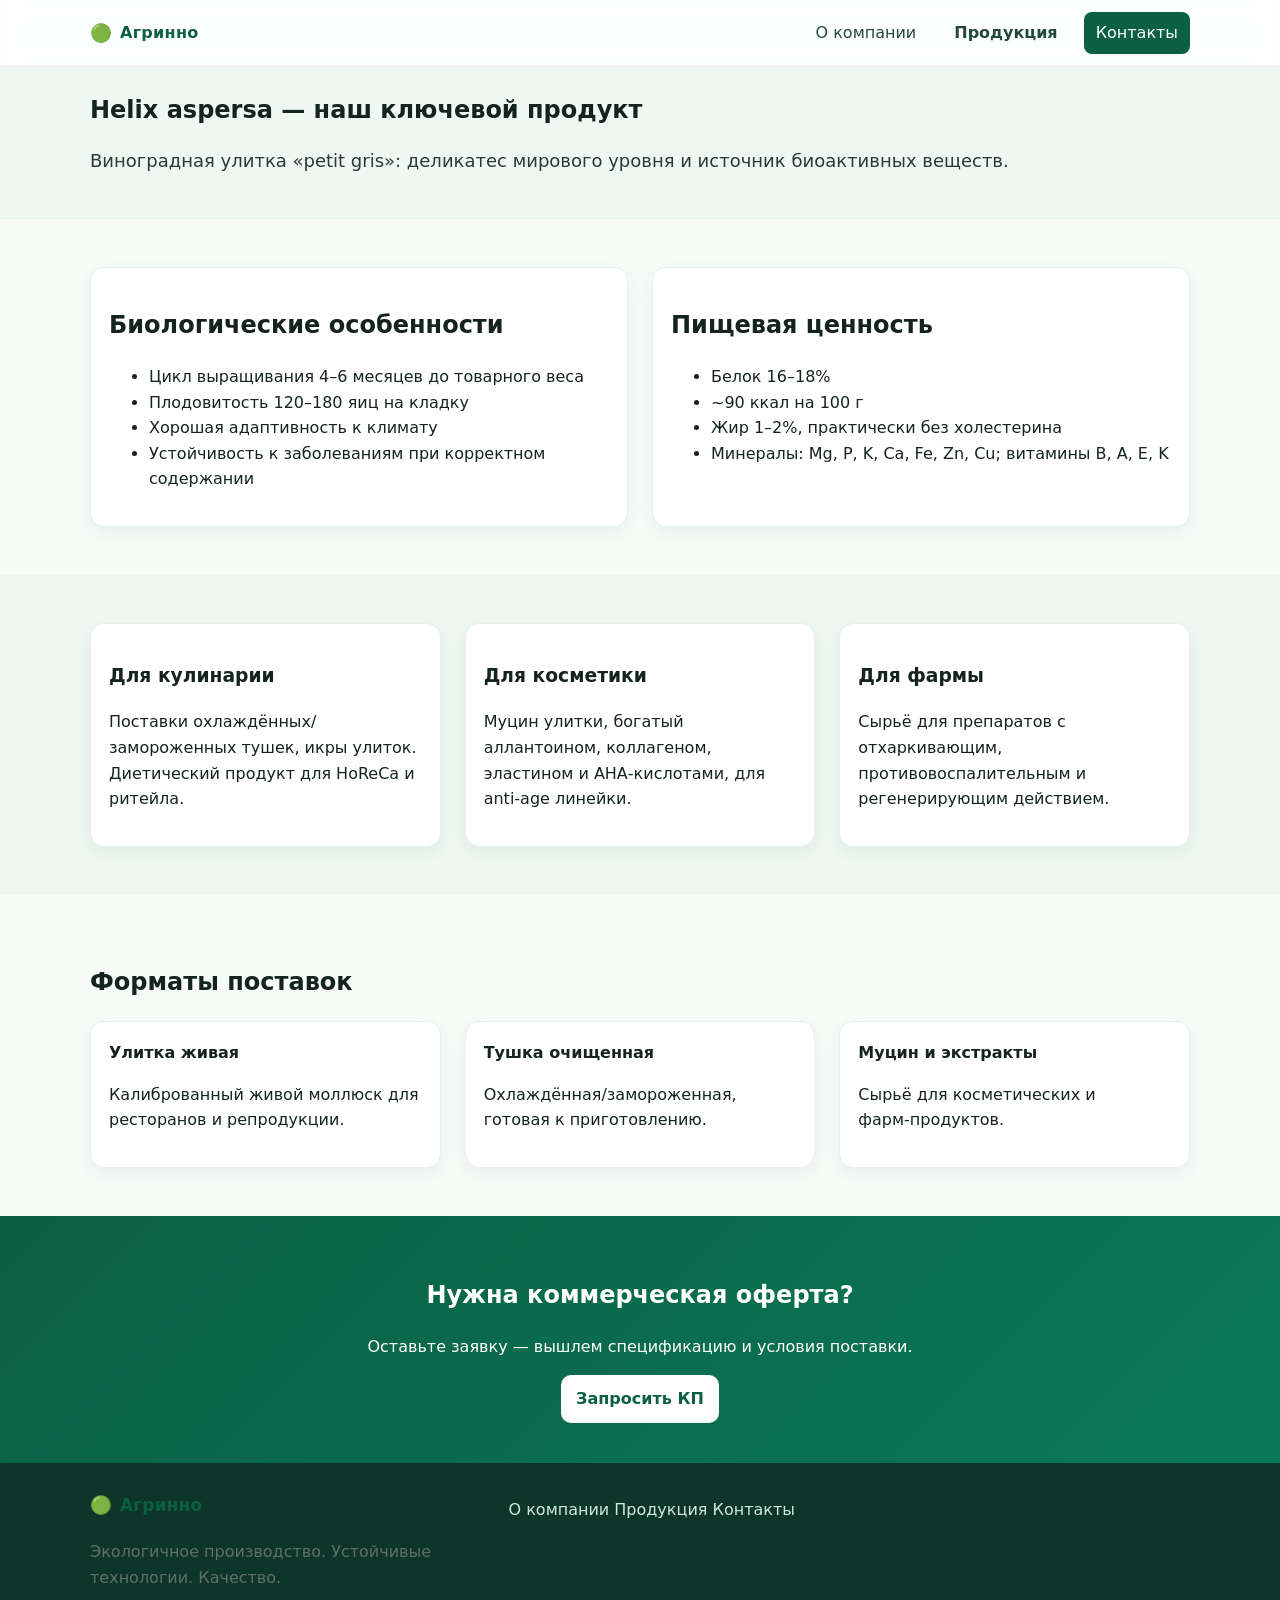
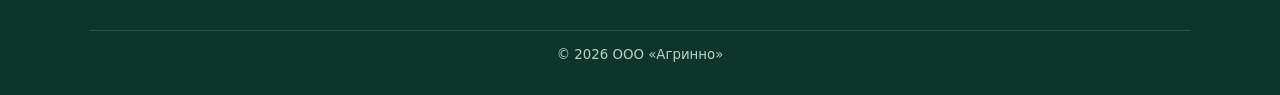
<file: products.html>
<!doctype html>
<html lang="ru">
<head>
  <meta charset="utf-8" />
  <meta name="viewport" content="width=device-width, initial-scale=1" />
  <title>Продукция — ООО «Агринно»</title>
  <meta name="description" content="Helix aspersa — пищевая ценность, особенности разведения, сферы применения: кулинария, косметология, фармацевтика." />
  <link rel="preload" href="styles.css" as="style" />
  <link rel="stylesheet" href="styles.css" />
  <link rel="icon" href="assets/img/favicon.png" />
  <script src="script.js" defer></script>
</head>
<body>
  <header class="site-header">
    <div class="container header-inner">
      <a class="logo" href="index.html"><span class="logo-mark">🟢</span><span class="logo-text">Агринно</span></a>
      <button class="nav-toggle" aria-label="Открыть меню" aria-expanded="false">☰</button>
      <nav class="site-nav" aria-label="Главное меню">
        <a class="nav-link" href="index.html">О компании</a>
        <a class="nav-link active" href="products.html">Продукция</a>
        <a class="nav-link cta" href="contacts.html">Контакты</a>
      </nav>
    </div>
  </header>

  <main>
    <section class="page-hero">
      <div class="container">
        <h1>Helix aspersa — наш ключевой продукт</h1>
        <p class="lead">Виноградная улитка «petit gris»: деликатес мирового уровня и источник биоактивных веществ.</p>
      </div>
    </section>

    <section class="section">
      <div class="container grid two">
        <div class="card">
          <h2>Биологические особенности</h2>
          <ul>
            <li>Цикл выращивания 4–6 месяцев до товарного веса</li>
            <li>Плодовитость 120–180 яиц на кладку</li>
            <li>Хорошая адаптивность к климату</li>
            <li>Устойчивость к заболеваниям при корректном содержании</li>
          </ul>
        </div>
        <div class="card">
          <h2>Пищевая ценность</h2>
          <ul>
            <li>Белок 16–18%</li>
            <li>~90 ккал на 100 г</li>
            <li>Жир 1–2%, практически без холестерина</li>
            <li>Минералы: Mg, P, K, Ca, Fe, Zn, Cu; витамины B, A, E, K</li>
          </ul>
        </div>
      </div>
    </section>

    <section class="section alt">
      <div class="container grid three">
        <div class="card">
          <h3>Для кулинарии</h3>
          <p>Поставки охлаждённых/замороженных тушек, икры улиток. Диетический продукт для HoReCa и ритейла.</p>
        </div>
        <div class="card">
          <h3>Для косметики</h3>
          <p>Муцин улитки, богатый аллантоином, коллагеном, эластином и AHA‑кислотами, для anti‑age линейки.</p>
        </div>
        <div class="card">
          <h3>Для фармы</h3>
          <p>Сырьё для препаратов с отхаркивающим, противовоспалительным и регенерирующим действием.</p>
        </div>
      </div>
    </section>

    <section class="section">
      <div class="container">
        <h2>Форматы поставок</h2>
        <div class="grid three">
          <div class="card product">
            <h4>Улитка живая</h4>
            <p>Калиброванный живой моллюск для ресторанов и репродукции.</p>
          </div>
          <div class="card product">
            <h4>Тушка очищенная</h4>
            <p>Охлаждённая/замороженная, готовая к приготовлению.</p>
          </div>
          <div class="card product">
            <h4>Муцин и экстракты</h4>
            <p>Сырьё для косметических и фарм‑продуктов.</p>
          </div>
        </div>
      </div>
    </section>

    <section class="cta">
      <div class="container cta-inner">
        <h2>Нужна коммерческая оферта?</h2>
        <p>Оставьте заявку — вышлем спецификацию и условия поставки.</p>
        <a class="btn inverse" href="contacts.html">Запросить КП</a>
      </div>
    </section>
  </main>

  <footer class="site-footer">
    <div class="container footer-grid">
      <div>
        <div class="logo footer-logo"><span class="logo-mark">🟢</span><span class="logo-text">Агринно</span></div>
        <p class="muted">Экологичное производство. Устойчивые технологии. Качество.</p>
      </div>
      <nav class="footer-nav" aria-label="Навигация в подвале">
        <a href="index.html">О компании</a>
        <a href="products.html">Продукция</a>
        <a href="contacts.html">Контакты</a>
      </nav>
      <div class="footer-copy">
        <small>© <span id="year"></span> ООО «Агринно»</small>
      </div>
    </div>
  </footer>
</body>
</html>
</file>
<file: styles.css>
/* ====== Reset & base ====== */
* { box-sizing: border-box; }
html, body { margin: 0; padding: 0; }
html { color-scheme: light dark; }
body {
  font-family: system-ui, -apple-system, Segoe UI, Roboto, Ubuntu, Cantarell, Noto Sans, Arial, "Apple Color Emoji", "Segoe UI Emoji";
  line-height: 1.6;
  color: #15231f;
  background: #f6fbf8;
}
img { max-width: 100%; display: block; }
.container { width: min(1100px, 92%); margin: 0 auto; }
.muted { color: #5f6f69; }
.lead { font-size: 1.125rem; color: #2a3a35; }

/* ====== Header & nav ====== */
.site-header {
  position: sticky; top: 0; z-index: 10;
  background: rgba(255,255,255,0.8); backdrop-filter: blur(8px);
  border-bottom: 1px solid #e6efe9;
}
.header-inner { display: flex; align-items: center; justify-content: space-between; padding: 12px 0; }
.logo { display: inline-flex; align-items: center; gap: 8px; font-weight: 700; color: #0b5f43; text-decoration: none; }
.logo-mark { font-size: 1.1rem; }
.logo-text { letter-spacing: 0.3px; }

.nav-toggle { display: none; background: none; border: none; font-size: 1.3rem; }
.site-nav { display: flex; gap: 14px; }
.site-nav a { color: #23493e; text-decoration: none; padding: 8px 12px; border-radius: 8px; }
.site-nav a:hover { background: #e9f5ef; }
.nav-link.active { font-weight: 700; }
.nav-link.cta { background: #0b5f43; color: #fff; }
.nav-link.cta:hover { background: #0a533b; }

/* ====== Hero ====== */
.hero {
  position: relative; isolation: isolate;
  background: linear-gradient(135deg, #e8fff3 0%, #f6fbf8 100%);
}
.hero-inner { display: grid; grid-template-columns: 1.1fr 0.9fr; gap: 28px; align-items: center; padding: 56px 0; }
.hero-content h1 { margin: 0 0 10px; font-size: clamp(28px, 4vw, 42px); line-height: 1.15; color: #0f2f26; }
.hero-content p { margin: 0 0 20px; }
.hero-actions { display: flex; gap: 12px; }
.hero-art { height: 280px; border-radius: 16px; background: url('assets/img/hero.jpg') center/cover no-repeat, linear-gradient(135deg, #d8f5e8, #f0fff7); box-shadow: 0 10px 30px rgba(23,93,63,0.15); }

/* ====== Sections ====== */
.section { padding: 48px 0; }
.section.alt { background: #eef7f2; }
.grid.two { display: grid; grid-template-columns: 1fr 1fr; gap: 24px; }
.grid.three { display: grid; grid-template-columns: repeat(3, 1fr); gap: 24px; }
.card { background: #fff; border: 1px solid #e6efe9; border-radius: 14px; padding: 18px; box-shadow: 0 6px 18px rgba(9,60,43,0.06); }
.card.highlight { border-color: #bfe8d4; background: #f4fbf7; }
.checklist { padding-left: 18px; }
.checklist li { margin: 6px 0; }

/* ====== CTA ====== */
.cta { background: linear-gradient(135deg, #0b5f43, #0a7a58); color: #fff; }
.cta-inner { padding: 40px 0; text-align: center; }
.cta .btn.inverse { background: #fff; color: #0b5f43; }

/* ====== Footer ====== */
.site-footer { background: #0e352a; color: #d8f1e6; }
.footer-grid { display: grid; grid-template-columns: 1.2fr 1fr 1fr; gap: 24px; padding: 28px 0; }
.footer-nav a { display: inline-block; color: #cfe8dd; text-decoration: none; margin: 6px 0; }
.footer-nav a:hover { color: #fff; }
.footer-logo { font-size: 1.05rem; margin-bottom: 4px; }
.footer-copy { grid-column: 1 / -1; border-top: 1px solid rgba(255,255,255,0.12); padding-top: 10px; text-align: center; color: #b8d3c9; }

/* ====== Buttons ====== */
.btn { display: inline-flex; align-items: center; justify-content: center; gap: 8px; padding: 10px 14px; border-radius: 10px; text-decoration: none; font-weight: 600; border: 1px solid transparent; transition: transform .05s ease, background .2s ease; }
.btn:hover { transform: translateY(-1px); }
.btn.primary { background: #0b5f43; color: #fff; }
.btn.primary:hover { background: #0a533b; }
.btn.ghost { background: transparent; color: #0b5f43; border-color: #0b5f43; }

/* ====== Page hero ====== */
.page-hero { background: #eef7f2; border-bottom: 1px solid #e1efe8; padding: 24px 0; }
.page-hero h1 { margin: 0 0 6px; }

/* ====== Forms ====== */
.form .field { margin-bottom: 14px; }
.field label { display: block; margin-bottom: 6px; font-weight: 600; }
.field input, .field textarea { width: 100%; padding: 10px 12px; border: 1px solid #cfe2da; border-radius: 10px; background: #fcfffd; color: #15231f; }
.field input:focus, .field textarea:focus { outline: 2px solid #9bd4bc; border-color: #67bd9b; }
.field.inline label { font-weight: 500; }
.error { color: #b23a3a; min-height: 16px; display: block; }
.status { margin-top: 8px; min-height: 18px; color: #0b5f43; }

/* ====== Contacts page ====== */
.contacts-list { list-style: none; padding: 0; margin: 0; }
.contacts-list li { margin: 6px 0; }
.map-placeholder { height: 220px; border-radius: 12px; background: url('assets/img/map.jpg') center/cover no-repeat, #e6efe9; border: 1px solid #d9ebe2; }

/* ====== Products page ====== */
.product h4 { margin: 0 0 6px; }

/* ====== Responsive ====== */
@media (max-width: 900px) {
  .hero-inner { grid-template-columns: 1fr; }
  .grid.two { grid-template-columns: 1fr; }
  .grid.three { grid-template-columns: 1fr; }
  .site-nav { position: fixed; inset: 56px 0 auto 0; background: #ffffff; border-bottom: 1px solid #e6efe9; padding: 12px; transform: translateY(-120%); transition: transform .2s ease; flex-direction: column; gap: 6px; }
  .site-nav.open { transform: translateY(0); }
  .nav-toggle { display: inline-flex; }
}

@media (prefers-color-scheme: dark) {
  body { background: #0f201b; color: #e8f5ef; }
  .section.alt { background: #0b2821; }
  .card { background: #0e2922; border-color: #1d3e34; box-shadow: none; }
  .card.highlight { background: #123229; border-color: #1e463b; }
  .site-header { background: rgba(8,26,21,0.7); border-bottom-color: #143a30; }
  .site-nav a { color: #daf3ea; }
  .site-nav a:hover { background: #163f34; }
  .nav-link.cta { background: #0a7a58; }
  .hero { background: linear-gradient(135deg, #06241c 0%, #0f201b 100%); }
  .hero-art { box-shadow: none; }
  .cta { background: linear-gradient(135deg, #095945, #0b6f51); }
  .site-footer { background: #081713; }
  .field input, .field textarea { background: #0a1f19; border-color: #1b3b31; color: #e8f5ef; }
  .field input:focus, .field textarea:focus { outline-color: #2b8a6e; border-color: #2b8a6e; }
  .map-placeholder { border-color: #1b3b31; }
}
</file>
